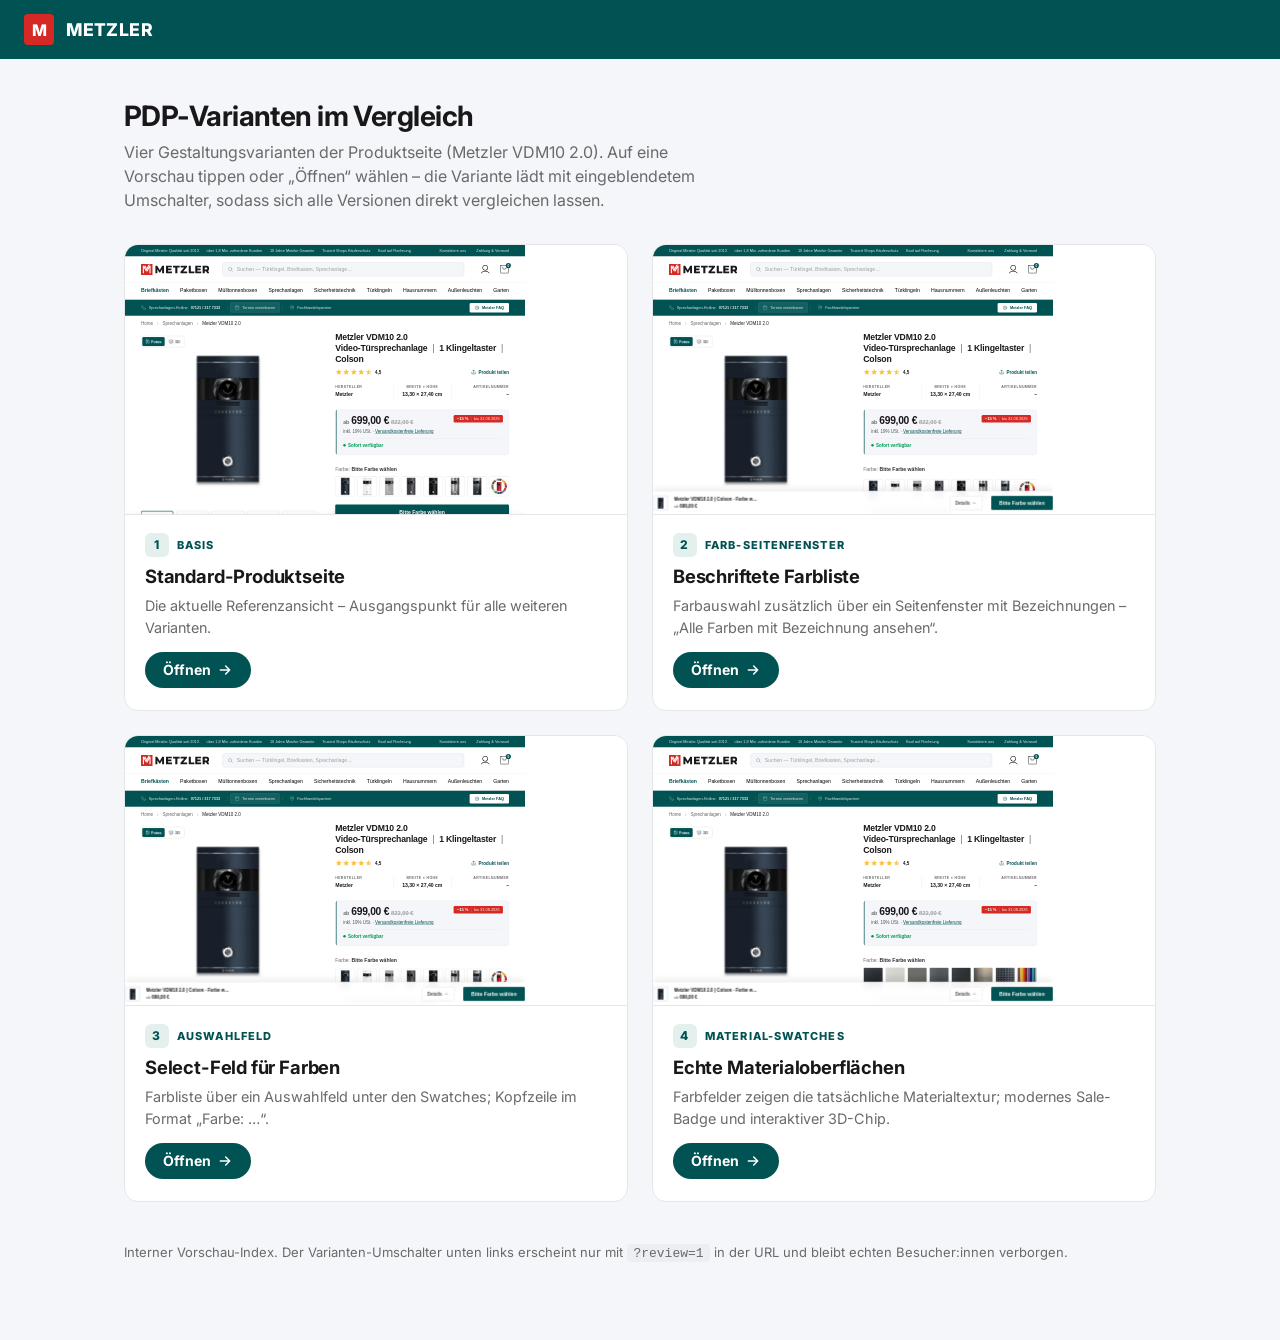
<file: variants.html>
<!doctype html>
<html lang="de">
<head>
<meta charset="utf-8" />
<meta name="viewport" content="width=device-width, initial-scale=1" />
<meta name="robots" content="noindex" />
<title>Metzler PDP – Varianten</title>
<link rel="stylesheet" href="https://fonts.googleapis.com/css2?family=Inter:wght@400;600;700;800&display=swap" />
<style>
  :root {
    --teal: #015253; --teal-600: #013d3e; --dark: #141619; --paper: #F5F6FA;
    --ink: #1A171B; --muted: #6A6A6A; --line: #E6E6E8; --white: #fff;
  }
  * { box-sizing: border-box; }
  body { margin: 0; background: var(--paper); color: var(--ink);
    font-family: "Inter", -apple-system, "Segoe UI", Roboto, system-ui, sans-serif; -webkit-font-smoothing: antialiased; }
  .topbar { background: var(--teal); color: var(--white); padding: 0.9rem 1.5rem; display: flex; align-items: center; gap: 0.75rem; }
  .topbar__mark { display: inline-grid; place-items: center; width: 1.9rem; height: 1.9rem; background: #D42924; color: #fff; font-weight: 800; border-radius: 4px; }
  .topbar__name { font-weight: 800; letter-spacing: 0.02em; font-size: 1.1rem; }
  .wrap { max-width: 1080px; margin: 0 auto; padding: 2.5rem 1.5rem 4rem; }
  .head h1 { margin: 0 0 0.4rem; font-size: 1.75rem; letter-spacing: -0.02em; }
  .head p { margin: 0; color: var(--muted); font-size: 1rem; max-width: 60ch; line-height: 1.5; }
  .grid { display: grid; grid-template-columns: repeat(2, minmax(0, 1fr)); gap: 1.5rem; margin-top: 2rem; }
  @media (max-width: 720px) { .grid { grid-template-columns: 1fr; } }
  .card { background: var(--white); border: 1px solid var(--line); border-radius: 14px; overflow: hidden;
    display: flex; flex-direction: column; transition: box-shadow .2s ease, transform .2s ease; }
  .card:hover { box-shadow: 0 1.25rem 2.5rem rgba(10,20,20,0.12); transform: translateY(-2px); }
  /* live scaled preview – the real PDP variant rendered at desktop width, scaled down */
  .card__preview { position: relative; height: 270px; overflow: hidden; background: #fff; border-bottom: 1px solid var(--line); }
  .card__preview iframe { position: absolute; top: 0; left: 0; width: 1250px; height: 843px; border: 0;
    transform: scale(0.32); transform-origin: top left; pointer-events: none; }
  .card__preview a.card__cover { position: absolute; inset: 0; z-index: 2; }   /* whole preview clickable */
  .card__body { padding: 1.15rem 1.25rem 1.35rem; display: flex; flex-direction: column; gap: 0.5rem; flex: 1; }
  .card__eyebrow { display: inline-flex; align-items: center; gap: 0.5rem; font-size: 0.6875rem; font-weight: 800;
    letter-spacing: 0.1em; text-transform: uppercase; color: var(--teal); }
  .card__num { display: inline-grid; place-items: center; width: 1.5rem; height: 1.5rem; border-radius: 6px;
    background: #E4F0EE; color: var(--teal); font-size: 0.75rem; }
  .card__title { margin: 0; font-size: 1.15rem; letter-spacing: -0.01em; }
  .card__desc { margin: 0; color: var(--muted); font-size: 0.9rem; line-height: 1.5; flex: 1; }
  .card__open { align-self: flex-start; margin-top: 0.35rem; display: inline-flex; align-items: center; gap: 0.4rem;
    padding: 0.6rem 1.1rem; border-radius: 999px; background: var(--teal); color: #fff; text-decoration: none;
    font-weight: 700; font-size: 0.875rem; transition: background .15s ease; }
  .card__open:hover { background: var(--teal-600); }
  .card__open svg { width: 1rem; height: 1rem; }
  .foot { margin-top: 2.5rem; color: var(--muted); font-size: 0.8125rem; line-height: 1.6; }
  .foot code { background: #eceef3; padding: 0.1rem 0.4rem; border-radius: 4px; font-size: 0.8125rem; }
</style>
</head>
<body>
  <div class="topbar"><span class="topbar__mark">M</span><span class="topbar__name">METZLER</span></div>
  <main class="wrap">
    <div class="head">
      <h1>PDP-Varianten im Vergleich</h1>
      <p>Vier Gestaltungsvarianten der Produktseite (Metzler VDM10 2.0). Auf eine Vorschau tippen oder „Öffnen“ wählen – die Variante lädt mit eingeblendetem Umschalter, sodass sich alle Versionen direkt vergleichen lassen.</p>
    </div>

    <div class="grid">
      <!-- V1 -->
      <article class="card">
        <div class="card__preview">
          <a class="card__cover" href="index.html?review=1" aria-label="v1 öffnen"></a>
          <iframe src="index.html" title="Vorschau v1 – Basis" loading="lazy" scrolling="no" tabindex="-1"></iframe>
        </div>
        <div class="card__body">
          <span class="card__eyebrow"><span class="card__num">1</span> Basis</span>
          <h2 class="card__title">Standard-Produktseite</h2>
          <p class="card__desc">Die aktuelle Referenzansicht – Ausgangspunkt für alle weiteren Varianten.</p>
          <a class="card__open" href="index.html?review=1">Öffnen <svg viewBox="0 0 24 24" fill="none" stroke="currentColor" stroke-width="2.2" stroke-linecap="round" stroke-linejoin="round"><path d="M5 12h14M13 6l6 6-6 6"/></svg></a>
        </div>
      </article>

      <!-- V2 -->
      <article class="card">
        <div class="card__preview">
          <a class="card__cover" href="index.html?flow=b&amp;review=1" aria-label="v2 öffnen"></a>
          <iframe src="index.html?flow=b" title="Vorschau v2 – Farb-Seitenfenster" loading="lazy" scrolling="no" tabindex="-1"></iframe>
        </div>
        <div class="card__body">
          <span class="card__eyebrow"><span class="card__num">2</span> Farb-Seitenfenster</span>
          <h2 class="card__title">Beschriftete Farbliste</h2>
          <p class="card__desc">Farbauswahl zusätzlich über ein Seitenfenster mit Bezeichnungen – „Alle Farben mit Bezeichnung ansehen“.</p>
          <a class="card__open" href="index.html?flow=b&amp;review=1">Öffnen <svg viewBox="0 0 24 24" fill="none" stroke="currentColor" stroke-width="2.2" stroke-linecap="round" stroke-linejoin="round"><path d="M5 12h14M13 6l6 6-6 6"/></svg></a>
        </div>
      </article>

      <!-- V3 -->
      <article class="card">
        <div class="card__preview">
          <a class="card__cover" href="index.html?flow=c&amp;review=1" aria-label="v3 öffnen"></a>
          <iframe src="index.html?flow=c" title="Vorschau v3 – Auswahlfeld" loading="lazy" scrolling="no" tabindex="-1"></iframe>
        </div>
        <div class="card__body">
          <span class="card__eyebrow"><span class="card__num">3</span> Auswahlfeld</span>
          <h2 class="card__title">Select-Feld für Farben</h2>
          <p class="card__desc">Farbliste über ein Auswahlfeld unter den Swatches; Kopfzeile im Format „Farbe: …“.</p>
          <a class="card__open" href="index.html?flow=c&amp;review=1">Öffnen <svg viewBox="0 0 24 24" fill="none" stroke="currentColor" stroke-width="2.2" stroke-linecap="round" stroke-linejoin="round"><path d="M5 12h14M13 6l6 6-6 6"/></svg></a>
        </div>
      </article>

      <!-- V4 -->
      <article class="card">
        <div class="card__preview">
          <a class="card__cover" href="index.html?flow=d&amp;review=1" aria-label="v4 öffnen"></a>
          <iframe src="index.html?flow=d" title="Vorschau v4 – Material-Swatches" loading="lazy" scrolling="no" tabindex="-1"></iframe>
        </div>
        <div class="card__body">
          <span class="card__eyebrow"><span class="card__num">4</span> Material-Swatches</span>
          <h2 class="card__title">Echte Materialoberflächen</h2>
          <p class="card__desc">Farbfelder zeigen die tatsächliche Materialtextur; modernes Sale-Badge und interaktiver 3D-Chip.</p>
          <a class="card__open" href="index.html?flow=d&amp;review=1">Öffnen <svg viewBox="0 0 24 24" fill="none" stroke="currentColor" stroke-width="2.2" stroke-linecap="round" stroke-linejoin="round"><path d="M5 12h14M13 6l6 6-6 6"/></svg></a>
        </div>
      </article>
    </div>

    <p class="foot">
      Interner Vorschau-Index. Der Varianten-Umschalter unten links erscheint nur mit <code>?review=1</code> in der URL und bleibt echten Besucher:innen verborgen.
    </p>
  </main>
</body>
</html>
</file>
